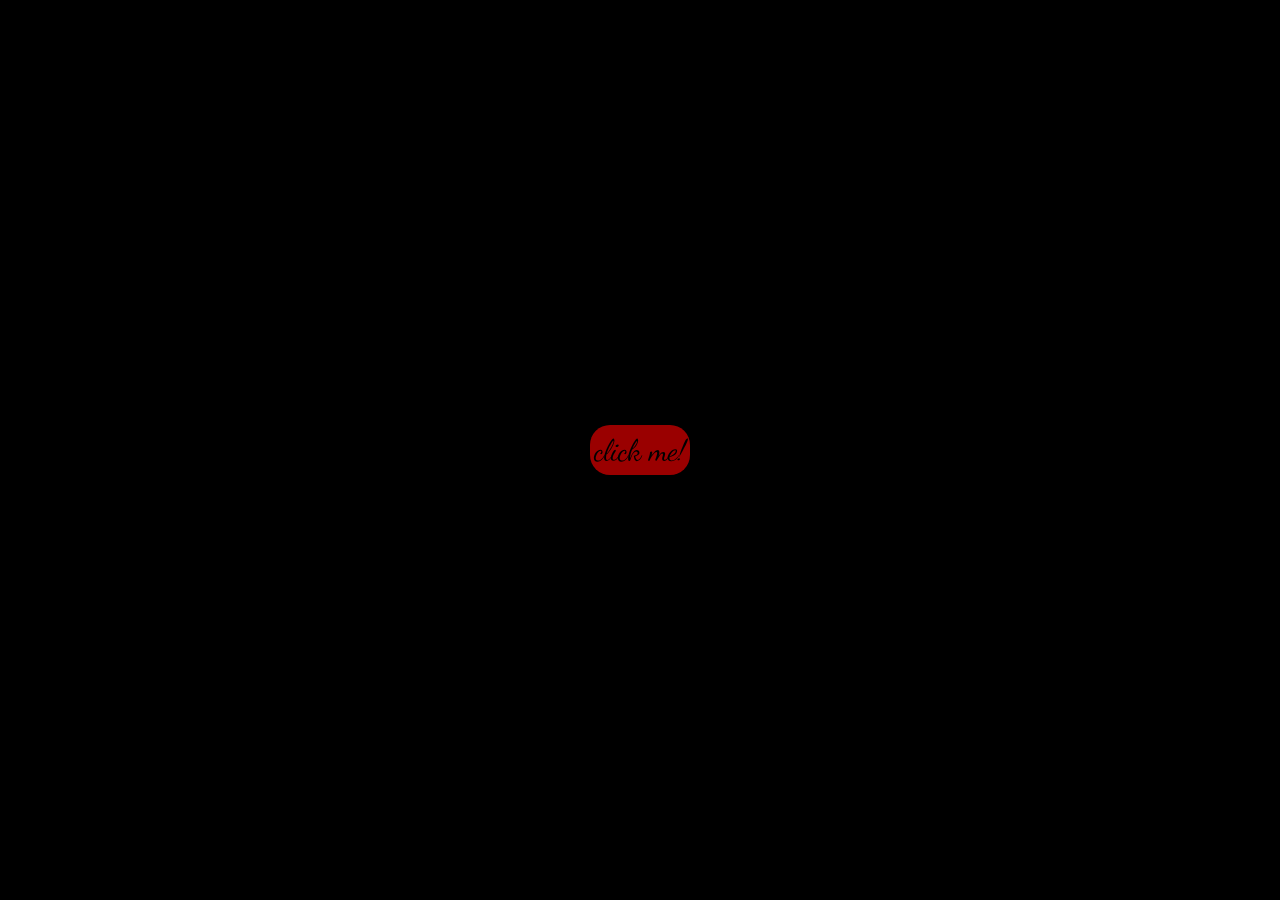
<file: index.html>
<!DOCTYPE html>
<html lang="en">

<head>
    <meta charset="UTF-8">
    <meta name="viewport" content="width=device-width, initial-scale=1.0">
    <title>happy birthday!</title>
    <link rel="stylesheet" href="style.css">
    <link rel="preconnect" href="https://fonts.googleapis.com">
    <link rel="preconnect" href="https://fonts.gstatic.com" crossorigin>
    <link
        href="https://fonts.googleapis.com/css2?family=Dancing+Script:wght@400..700&family=Noto+Sans:ital,wght@0,100..900;1,100..900&display=swap"
        rel="stylesheet">
</head>

<body>

    <div class="button">
        <div class="wrap" id="content-area">
            <canvas id="canvas" class="ooo"></canvas>
                <button class="click" id="display-confetti">click me!</button>
        </div>
    </div>
    <script src="script.js"></script>
</body>

</html>
</file>
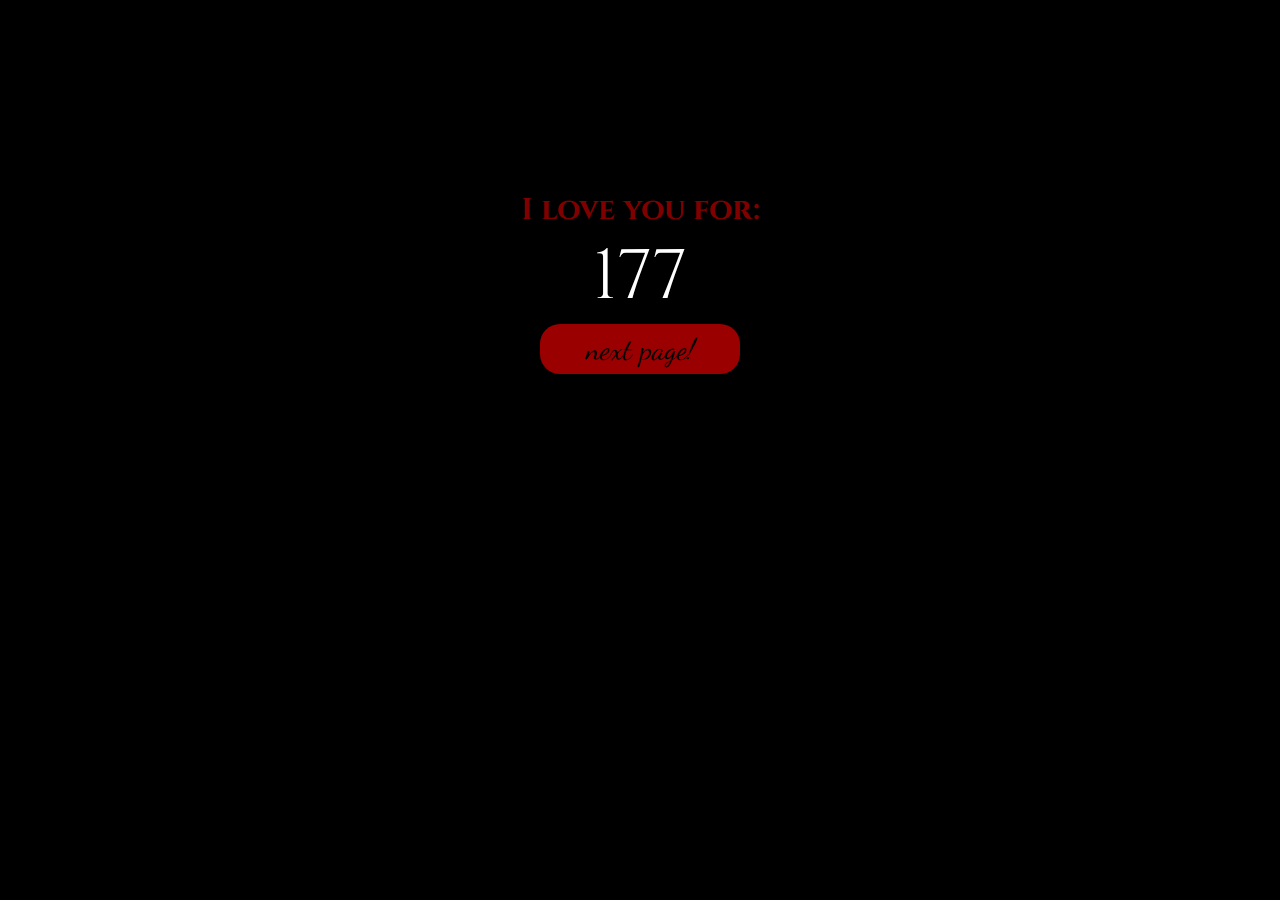
<file: about.html>
<!DOCTYPE html>
<html lang="en">

<head>
    <meta charset="UTF-8">
    <meta name="viewport" content="width=device-width, initial-scale=1.0">
    <title>Document</title>
    <link rel="stylesheet" href="about.css">
    <link
        href="https://fonts.googleapis.com/css2?family=Dancing+Script:wght@400..700&family=Noto+Sans:ital,wght@0,100..900;1,100..900&display=swap"
        rel="stylesheet">
    <link rel="preconnect" href="https://fonts.googleapis.com">
    <link rel="preconnect" href="https://fonts.gstatic.com" crossorigin>
    <link
        href="https://fonts.googleapis.com/css2?family=Cinzel:wght@400..900&family=Dancing+Script:wght@400..700&family=Noto+Sans:ital,wght@0,100..900;1,100..900&display=swap"
        rel="stylesheet">
</head>

<body>
    <div class="con">
        <div class="na">
        <h1 class="love">I love you for: </h1>
    </div>
    <div id="counter">
        <div class="number" data-num="1000">0</div>
    </div>
    <div class="butt">
        <a href="test.html">
        <button class="click">next page!</button>
    </a>
    </div>
    </div>
    
    <script src="about.js"></script>
</body>

</html>
</file>
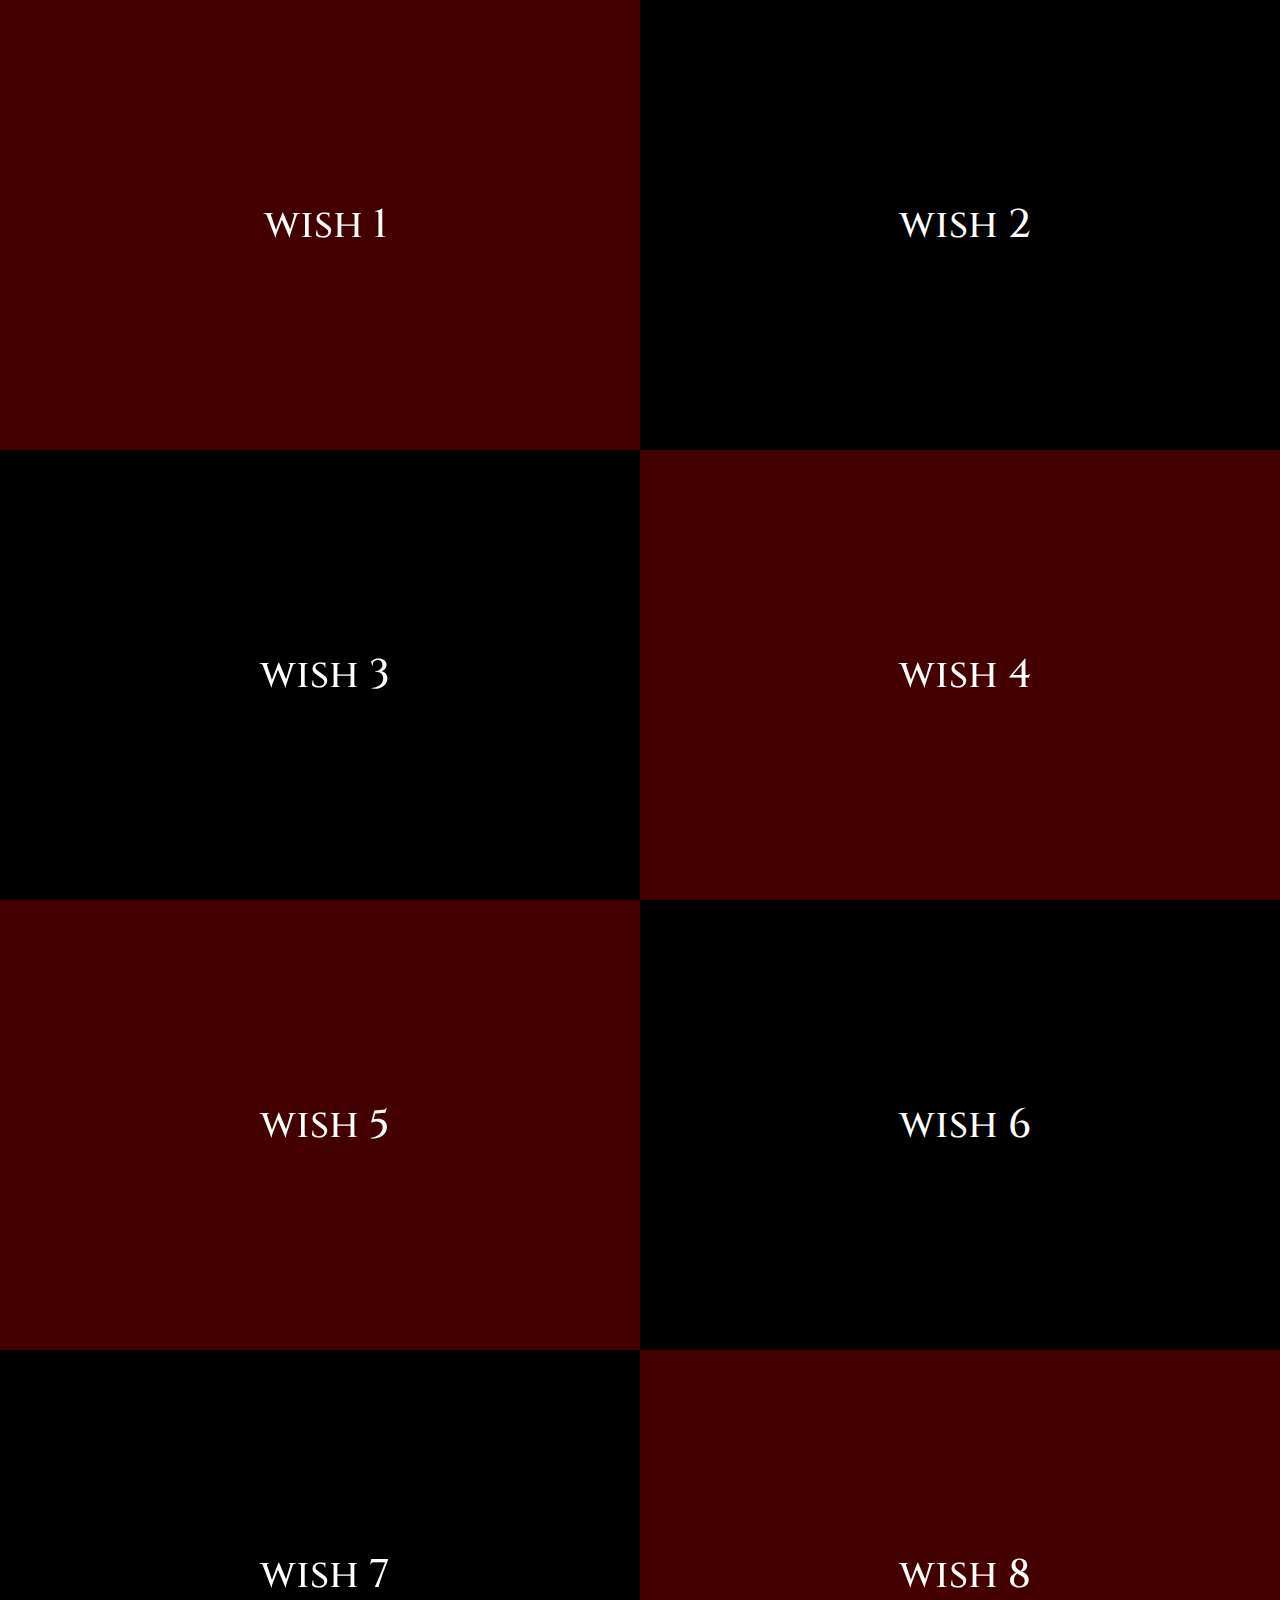
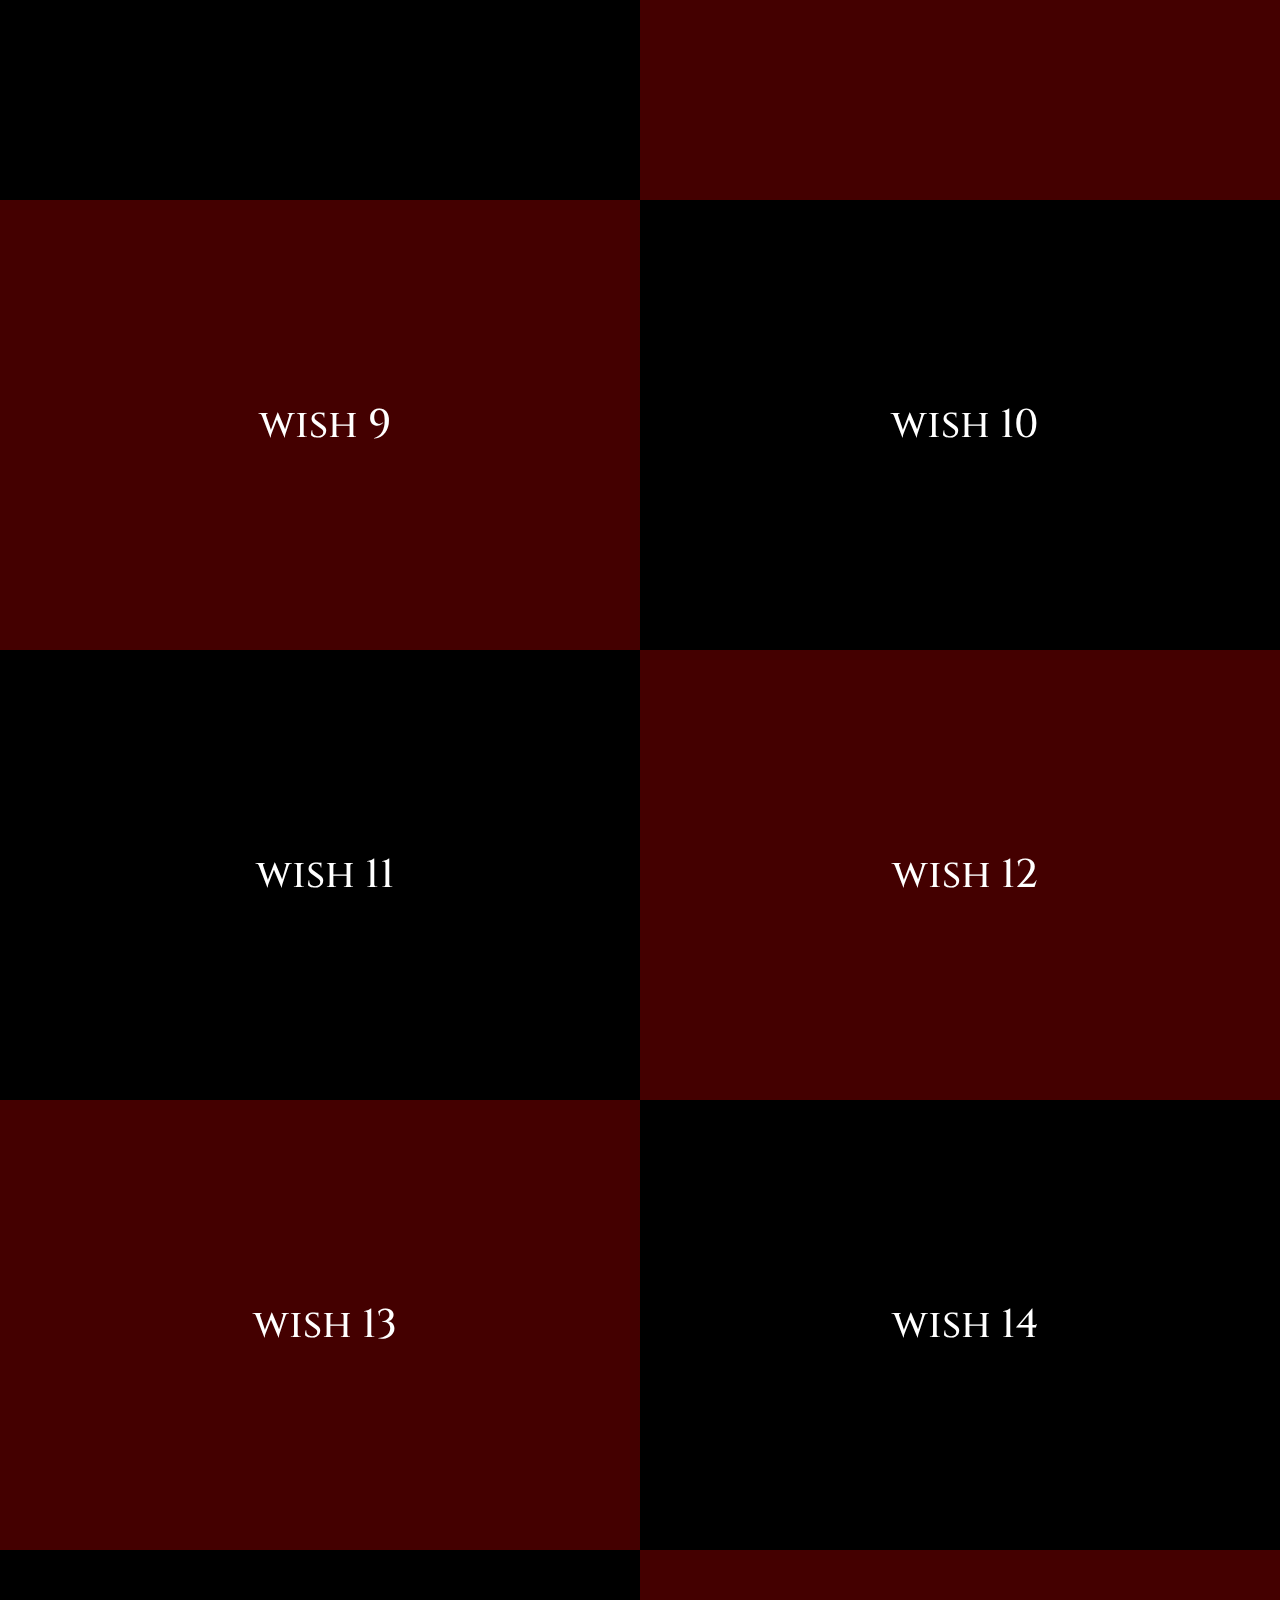
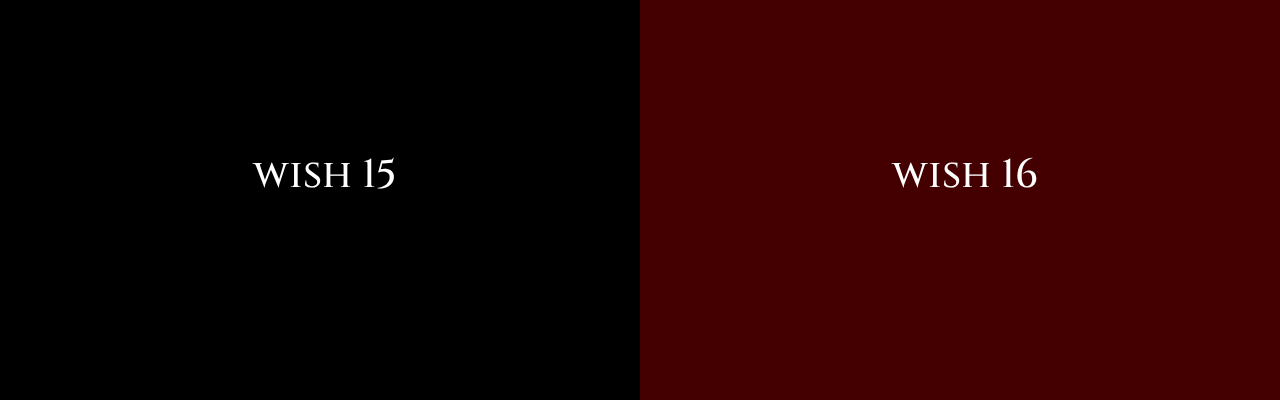
<file: reasons.html>
<!DOCTYPE html>
<html lang="en">

<head>
    <meta charset="UTF-8">
    <meta name="viewport" content="width=device-width, initial-scale=1.0">
    <title>i wish u...</title>
    <link rel="stylesheet" href="reasons.css">
    <link rel="preconnect" href="https://fonts.googleapis.com">
    <link rel="preconnect" href="https://fonts.gstatic.com" crossorigin>
    <link
        href="https://fonts.googleapis.com/css2?family=Cinzel:wght@400..900&family=Dancing+Script:wght@400..700&family=Noto+Sans:ital,wght@0,100..900;1,100..900&display=swap"
        rel="stylesheet">
</head>

<body>
    <main class="main">
        <section class="section" data-text="Good luck">
            <div class="close-section">&times;</div>
            <div class="box" data-original-text="Wish 1">wish 1</div>
        </section>
        <section class="section" data-text="have fun">
            <div class="close-section">&times;</div>
            <div class="box" data-original-text="Wish 2">wish 2</div>
        </section>
        <section class="section" data-text="well-being">
            <div class="close-section">&times;</div>
            <div class="box" data-original-text="Wish 3">wish 3</div>
        </section>
        <section class="section" data-text="love">
            <div class="close-section">&times;</div>
            <div class="box" data-original-text="Wish 4">wish 4</div>
        </section>
        <section class="section" data-text="understanding">
            <div class="close-section">&times;</div>
            <div class="box" data-original-text="Wish 5">wish 6</div>
        </section>
        <section class="section" data-text="caring">
            <div class="close-section">&times;</div>
            <div class="box" data-original-text="Wish 6">wish 5</div>
        </section>
        <section class="section" data-text="attention ">
            <div class="close-section">&times;</div>
            <div class="box" data-original-text="Wish 7">wish 7</div>
        </section>
        <section class="section" data-text="cheerfulness">
            <div class="close-section">&times;</div>
            <div class="box" data-original-text="Wish 8">wish 8</div>
        </section>
        <section class="section" data-text=" good friendship">
            <div class="close-section">&times;</div>
            <div class="box" data-original-text="Wish 9">wish 9</div>
        </section>
        <section class="section" data-text="sincerity">
            <div class="close-section">&times;</div>
            <div class="box" data-original-text="Wish 10">wish 10</div>
        </section>
        <section class="section" data-text="warmth">
            <div class="close-section">&times;</div>
            <div class="box" data-original-text="Wish 11">wish 11</div>
        </section>
        <section class="section" data-text="youth">
            <div class="close-section">&times;</div>
            <div class="box" data-original-text="Wish 12">wish 12</div>
        </section>
        <section class="section" data-text="smiles">
            <div class="close-section">&times;</div>
            <div class="box" data-original-text="Wish 13">wish 13</div>
        </section>
        <section class="section" data-text="charm ">
            <div class="close-section">&times;</div>
            <div class="box" data-original-text="Wish 14">wish 14</div>
        </section>
        <section class="section" data-text="beauty">
            <div class="close-section">&times;</div>
            <div class="box" data-original-text="Wish 15">wish 15</div>
        </section>
        <section class="section" data-text="and more money">
            <div class="close-section">&times;</div>
            <div class="box" data-original-text="Wish 16">wish 16</div>
        </section>
    </main>

    <script src="resons.js"></script>
</body>

</html>
</file>
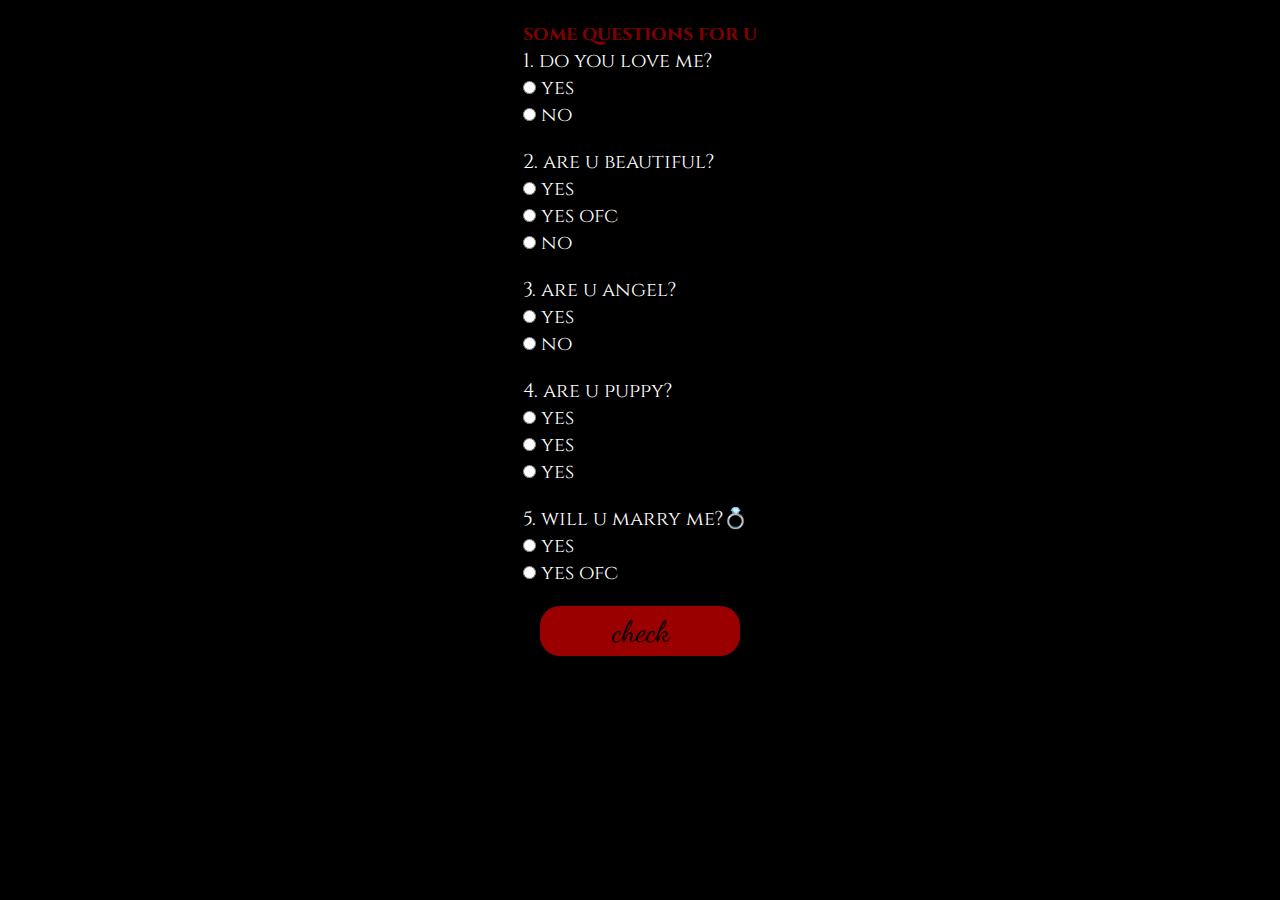
<file: test.html>
<!DOCTYPE html>
<html lang="en">
<head>
    <meta charset="UTF-8">
    <meta name="viewport" content="width=device-width, initial-scale=1.0">
    <title>Document</title>
    <link rel="stylesheet" href="test.css">
    <link
        href="https://fonts.googleapis.com/css2?family=Dancing+Script:wght@400..700&family=Noto+Sans:ital,wght@0,100..900;1,100..900&display=swap"
        rel="stylesheet">
    <link rel="preconnect" href="https://fonts.googleapis.com">
    <link rel="preconnect" href="https://fonts.gstatic.com" crossorigin>
    <link
        href="https://fonts.googleapis.com/css2?family=Cinzel:wght@400..900&family=Dancing+Script:wght@400..700&family=Noto+Sans:ital,wght@0,100..900;1,100..900&display=swap"
        rel="stylesheet">
</head>
<body>
    <div class="container">
        <h1 class="dd">some questions for u</h1>
        <form id="quiz-form">
            <div class="question">
                <p class="fff">1. do you love me?</p>
                <label class="qqq"><input type="radio" name="q1" value="yes"> yes </label><br>
                <label class="qqq"><input type="radio" name="q1" value="no"> no</label><br>
            </div>
            <div class="question">
                <p class="fff">2. are u beautiful?</p>
                <label class="qqq"><input type="radio" name="q2" value="yes"> yes</label><br>
                <label class="qqq"><input type="radio" name="q2" value="yes ofc"> yes ofc</label><br>
                <label class="qqq"><input type="radio" name="q2" value="no"> no</label>
            </div>
            <div class="question">
                <p class="fff">3. are u angel?</p>
                <label class="qqq"><input type="radio" name="q3" value="yes"> yes </label><br>
                <label class="qqq"><input type="radio" name="q3" value="no"> no</label><br>
            </div>
            <div class="question">
                <p class="fff">4. are u puppy?</p>
                <label class="qqq"><input type="radio" name="q4" value="yes"> yes </label><br>
                <label class="qqq"><input type="radio" name="q4" value="yes"> yes</label><br>
                <label class="qqq"><input type="radio" name="q4" value="yes"> yes</label><br>
            </div>
            <div class="question">
                <p class="fff">5. will u marry me?💍</p>
                <label class="qqq"><input type="radio" name="q5" value="yes"> yes </label><br>
                <label class="qqq"><input type="radio" name="q5" value="yes ofc"> yes ofc</label><br>
            </div>
            <div class="btn">
                <button type="submit" class="sub">check</button>
            </div>
            
        </form>
        <div id="result" class="result"></div>
        <a href="reasons.html">
            <button id="next-button" style="display:none; height: 50px; width: 200px; border-radius: 20px; background-color: #9a0000; border: none;
        cursor: pointer; font-size: 20px; text-decoration: none;">next page</button>
        </a>
        
    </div>
    <script src="test.js"></script>
</body>
</html>
</file>
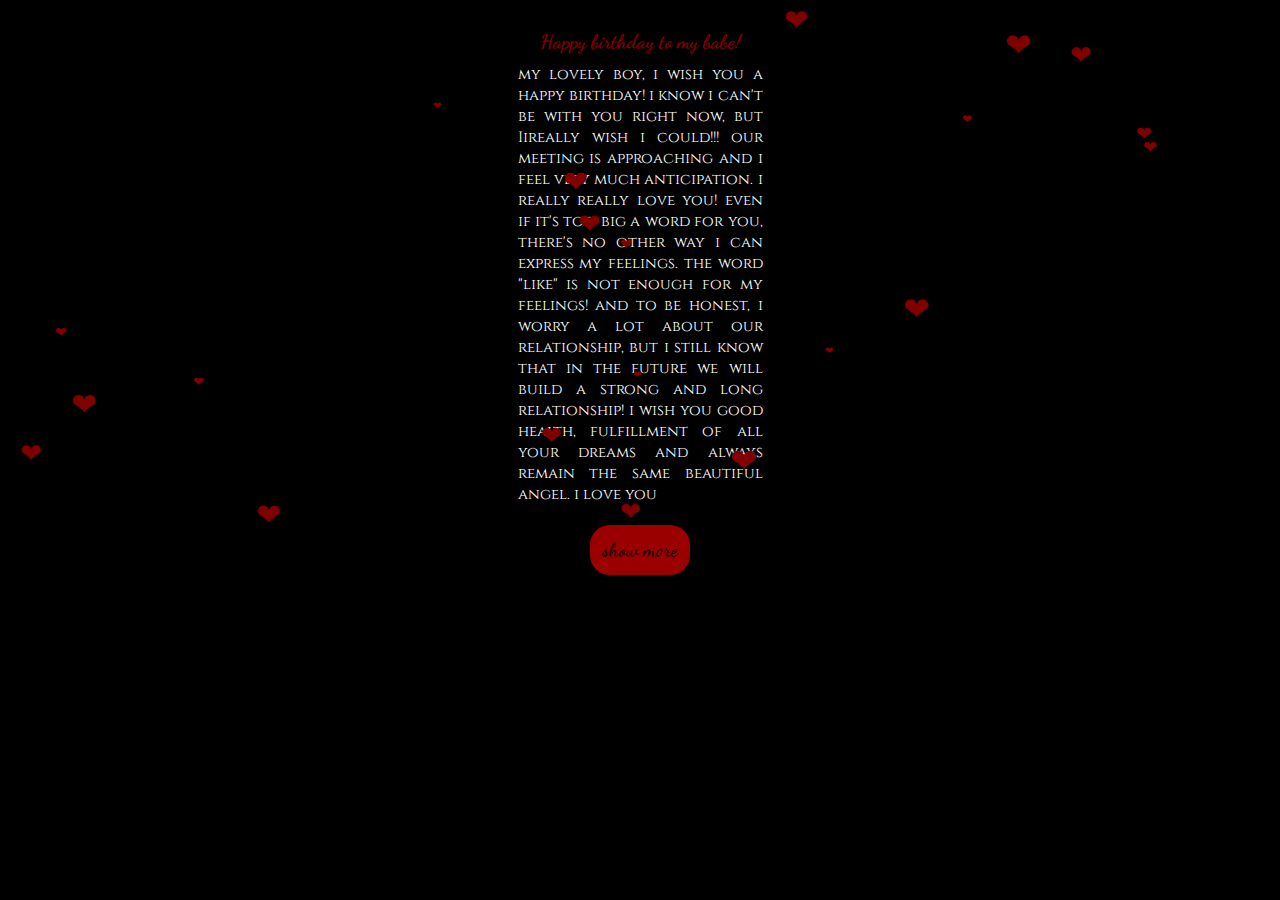
<file: text.html>
<!DOCTYPE html>
<html lang="en">

<head>
    <meta charset="UTF-8">
    <meta name="viewport" content="width=device-width, initial-scale=1.0">
    <title>read this</title>
    <link rel="stylesheet" href="text.css">
    <link rel="preconnect" href="https://fonts.googleapis.com">
    <link rel="preconnect" href="https://fonts.gstatic.com" crossorigin>
    <link
        href="https://fonts.googleapis.com/css2?family=Dancing+Script:wght@400..700&family=Noto+Sans:ital,wght@0,100..900;1,100..900&display=swap"
        rel="stylesheet">
    <link rel="preconnect" href="https://fonts.googleapis.com">
    <link rel="preconnect" href="https://fonts.gstatic.com" crossorigin>
    <link
        href="https://fonts.googleapis.com/css2?family=Cinzel:wght@400..900&family=Dancing+Script:wght@400..700&family=Noto+Sans:ital,wght@0,100..900;1,100..900&display=swap"
        rel="stylesheet">
</head>

<body>
    <div class="bg_heart">
        <div class="button">
            <div class="wrap">
                <div class="zag">
                    <h1 class="zagg">Happy birthday to my babe!</h1>
                </div>
                <div class="textii">
                    <p class="txt">my lovely boy, i wish you a happy birthday! i know i can't be with you right now,
                        but Iireally wish i could!!! our meeting is approaching and i feel very much anticipation.
                        i really really love you! even if it's too big a word for you, there's no other way i can
                        express my feelings.
                        the word "like" is not enough for my feelings! and to be honest, i worry a lot about our
                        relationship,
                        but i still know that in the future we will build a strong and long relationship!
                        i wish you good health, fulfillment of all your dreams and always remain the same beautiful
                        angel. i love you</p>
                </div>
                <div class="butt">
                    <a href="about.html">
                    <button class="click">show more</button>
                </a>
                </div>
                
            </div>
        </div>
    </div>
    
    <script src="sr.js"></script>
</body>

</html>
</file>
<file: style.css>
*{
    box-sizing: border-box;
    margin: 0;
    padding: 0;
}
body{
    display: flex;
    flex-direction: column;
    align-items: center;
    background-color: black;
    
}

.button{
    display: flex;
    align-items: center;
    justify-content: center;
    height: 650px;
    background-color: black;
}

.click{
  position: absolute;
  transform: translate(-50%, -50%);
  left: 50%;
  top: 50%;
  height: 80px;
  width: 200px;
  border-radius: 20px;
  background-color: #9a0000;
  border: none;
  cursor: pointer;
  font-family: "Dancing Script", serif;
  font-size: 30px;
}

.ooo {
    background-color: rgb(0, 0, 0);
}

@media(min-width:320px) {
    .click{
        position: absolute;
        transform: translate(-50%, -50%);
        left: 50%;
        top: 50%;
        height: 50px;
        width: 100px;
        text-decoration: none;
        border-radius: 20px;
        background-color: #9a0000;
        border: none;
        cursor: pointer;
        font-family: "Dancing Script", serif;
        font-size: 30px;
      }
}
</file>
<file: about.css>
*{
    box-sizing: border-box;
    margin: 0;
    padding: 0;
}
body{
    display: flex;
    flex-direction: column;
    align-items: center;
    background-color: black;
    
}

.love{
    color: #800000;
    font-family: "Cinzel", serif;
    font-size: 70px;
}

#counter {
    text-align: center;
}

.number {
    font-size: 70px;
    color: #ffffff;
    font-family: "Cinzel", serif;
}

.na{
    margin-top: 40px;
}
.click{

    height: 50px;
    width: 200px;
    border-radius: 20px;
    background-color: #9a0000;
    border: none;
    cursor: pointer;
    font-family: "Dancing Script", serif;
    font-size: 30px;
  }

  .con{
    display: flex;
    flex-direction: column;
    align-items: center;
    margin-top: 150px;
  }

  @media(min-width:320px) and (max-width:1440px) {
    .love{
        color: #800000;
        font-family: "Cinzel", serif;
        font-size: 30px;
    }
  }
</file>
<file: reasons.css>
.section {
  position: absolute;
  z-index: 0;
  width: 50%;
  height: 50%;
  overflow: hidden;
  cursor: pointer;
  transform: scale3d(1, 1, 1);
  will-change: transform, opacity, contents;
  transition-duration: 0.6s;
  transition-timing-function: cubic-bezier(0.4, 0, 0.2, 1);
  font-family: "Cinzel", serif;
}
.section:nth-child(1) {
  top: 0;
  left: 0;
  background: #97000073;
}


.section:nth-child(2) {
  top: 0;
  left: 50%;
  background: #000000;
}
.section:nth-child(3) {
  top: 50%;
  left: 0;
  background: #00000087;
}
.section:nth-child(4) {
  top: 50%;
  left: 50%;
  background: #97000073;
}
.section:nth-child(5) {
  top: 100%;
  left: 50%;
  background: #000000;
}
.section:nth-child(6) {
  top: 100%;
  left: 0%;
  background: #97000073;
}
.section:nth-child(7) {
  top: 150%;
  left: 0%;
  background: #00000073;
}
.section:nth-child(8) {
  top: 150%;
  left: 50%;
  background: #97000073;
}
.section:nth-child(9) {
  top: 200%;
  left: 0%;
  background: #97000073;
}
.section:nth-child(10) {
  top: 200%;
  left: 50%;
  background: #00000073;
}
.section:nth-child(11) {
  top: 250%;
  left: 0%;
  background: #00000073;
}
.section:nth-child(12) {
  top: 250%;
  left: 50%;
  background: #97000073;
}
.section:nth-child(13) {
  top: 300%;
  left: 0%;
  background: #97000073;
}
.section:nth-child(14) {
  top: 300%;
  left: 50%;
  background: #00000073;
}
.section:nth-child(15) {
  top: 350%;
  left: 0%;
  background: #00000073;
}
.section:nth-child(16) {
  top: 350%;
  left: 50%;
  background: #97000073;
}
.section.is-expanded {
  top: 0;
  left: 0;
  right: 0;
  bottom: 0;
  inset: 0;
  z-index: 100;
  width: 100%;
  height: 100%;
  cursor: auto;
}
.has-expanded-item .section:not(.is-expanded) {
  transform: scale3d(0, 0, 0);
  opacity: 0;
}
.close-section {
  position: absolute;
  top: 0;
  right: 0;
  display: flex;
  align-items: center;
  justify-content: center;
  width: 3rem;
  height: 3rem;
  font-size: 2rem;
  line-height: 1;
  text-align: center;
  color: #fff;
  opacity: 0;
  cursor: pointer;
  pointer-events: none;
  transition: opacity 0.1s linear;
  will-change: opacity;
}
.section.is-expanded .close-section {
  opacity: 1;
  pointer-events: auto;
  transition-duration: 0.2s;
  transition-delay: 0.6s;
}
*, *::before, *::after {
  box-sizing: border-box;
  margin: 0;
  padding: 0;
}

body {
  margin: 0;
  background: #000;
}
.box {
  display: grid;
  place-items: center;
  height: 100%;
  font-size: 2.5rem;
  font-weight: 500;
  color: #fff;
  margin-left: 10px;
}
</file>
<file: test.css>
*{
    box-sizing: border-box;
    margin: 0;
    padding: 0;
}
body{
    display: flex;
    flex-direction: column;
    align-items: center;
    background-color: black;
    
}

.container {
    padding: 20px;
    border-radius: 8px;
}

h1 {
    text-align: center;
    color: #800000;
	font-family: "Cinzel", serif;
    font-size: 70px;
}

.fff{
    color: #ffffff;
	font-family: "Cinzel", serif;
    font-size: 40px;
}
.question {
    margin-bottom: 20px;
}

.result {
    margin-top: 20px;
    font-weight: bold;
    font-family: "Cinzel", serif;
    color: #ffffff;
    font-size: 20px;
}

.qqq{
    color: #ffffff;
	font-family: "Cinzel", serif;
    font-size: 20px;
}

.sub{
    height: 50px;
    width: 200px;
    border-radius: 20px;
    background-color: #9a0000;
    border: none;
    cursor: pointer;
    font-family: "Dancing Script", serif;
    font-size: 30px;
}

.btn{
    display: flex;
    justify-content: center;
}

@media(min-width:320px) and (max-width:1440px) {
    h1 {
        text-align: center;
        color: #800000;
        font-family: "Cinzel", serif;
        font-size: 20px;
    }
    .fff{
        color: #ffffff;
        font-family: "Cinzel", serif;
        font-size: 20px;
    }
    .result {
        margin-top: 20px;
        font-weight: bold;
        font-family: "Cinzel", serif;
        color: #ffffff;
        font-size: 10px;
    }
}
</file>
<file: text.css>
*{
  box-sizing: border-box;
  margin: 0;
  padding: 0;
}
body{
  display: flex;
  flex-direction: column;
  align-items: center;
  background-color: black;
  
}

.zagg{
  color: #800000;
  font-family: "Dancing Script", serif;
  font-size: 70px;
}

.zag{
  display: flex;
  margin-top: 30px;
  justify-content: center;
}


.txt{
  color: white;
  font-family: "Cinzel", serif;
  text-align: justify;
  font-size: 25px;
}

.textii{
  width: 740px;
}

.bg_heart {
	position: relative;
	top: 0;
	left: 0;
	width: 100%;
	height: 100%;
	overflow: hidden;
}

.heart {
	position: absolute;
	top: -50%;
	-webkit-transform: rotate(-45deg);
	-moz-transform: rotate(-45deg);
	-m-transform: rotate(-45deg);
	transform: rotate(-45deg);
}

.heart:before {
	position: absolute;
	top: -50%;
	left: 0;
	display: block;
	content: "";
	width: 100%;
	height: 100%;
	background: inherit;
	border-radius: 100%;
}

.heart:after {
	position: absolute;
	top: 0;
	right: -50%;
	display: block;
	content: "";
	width: 100%;
	height: 100%;
	background: inherit;
	border-radius: 100%;
}

@-webkit-keyframes love {
	0%{
		top:110%;
	}
}

@-moz-keyframes love {
	0%{
		top:110%;
	}
}

@-ms-keyframes love {
	0%{
		top:110%;
	}
}

@keyframes love {
	0%{
		top:110%;
	}
}

.bg_heart{
  display: flex;
  align-items: center;
  justify-content: center;
}

.click{

  height: 50px;
  width: 200px;
  border-radius: 20px;
  background-color: #9a0000;
  border: none;
  cursor: pointer;
  font-family: "Dancing Script", serif;
  font-size: 30px;
}

.butt{
  display: flex;
  align-items: center;
  justify-content: center;
}

@media(min-width:320px) and (max-width:1440px) {
		.zagg{
			color: #800000;
			font-family: "Dancing Script", serif;
			font-size: 20px;
		  }
		  .txt{
			color: white;
			font-family: "Cinzel", serif;
			text-align: justify;
			font-size: 15px;
		  }
		  
		  .textii{
			width: 245px;
			margin-top: 10px;
		  }
		  .click{
			text-decoration: none;
			height: 50px;
			width: 100px;
			border-radius: 20px;
			background-color: #9a0000;
			border: none;
			cursor: pointer;
			font-family: "Dancing Script", serif;
			font-size: 20px;
			margin-top: 20px;
		  }
		}
</file>
